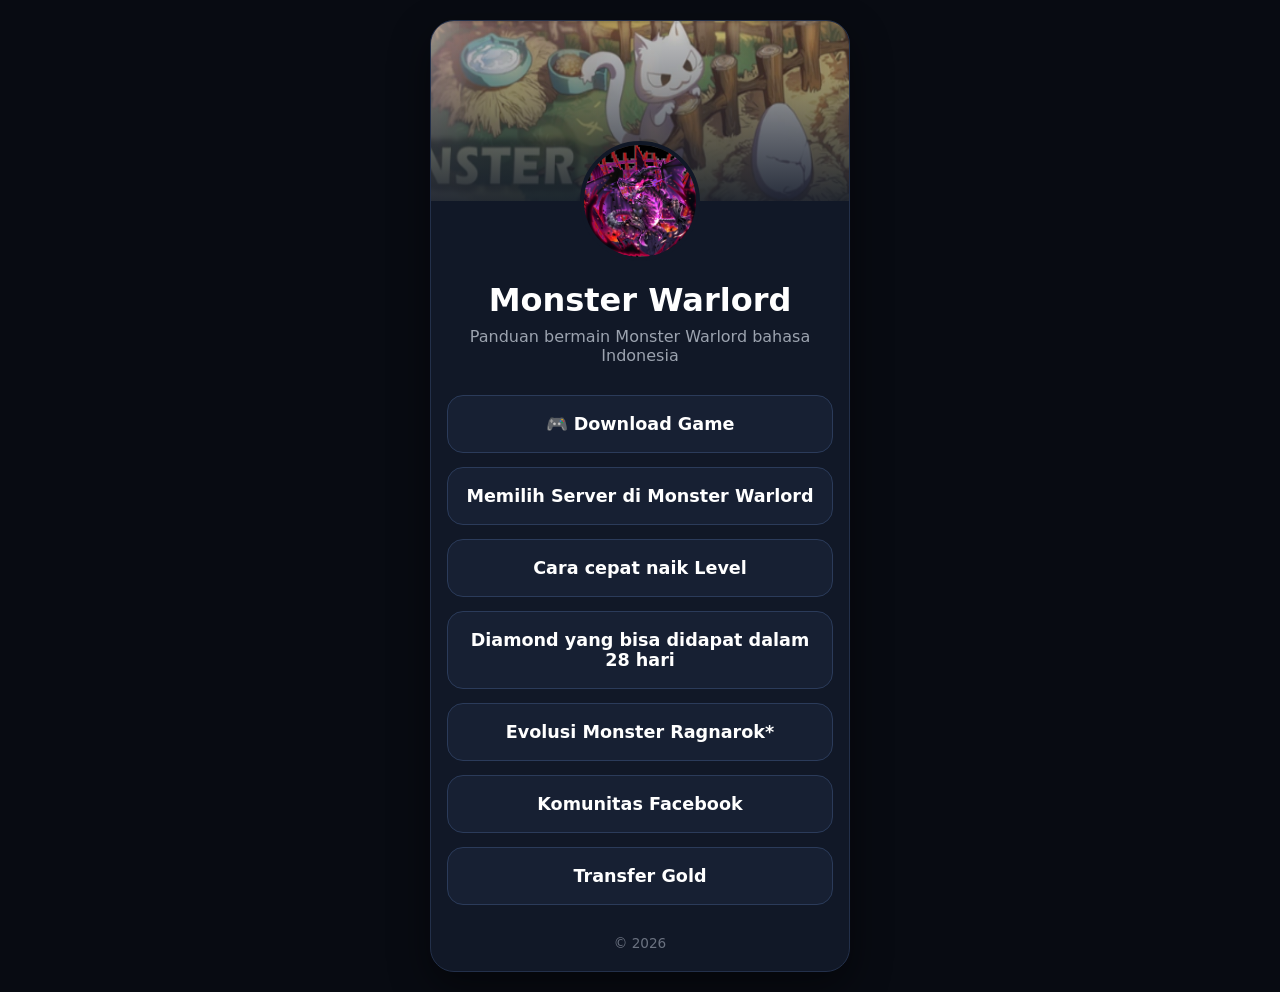
<file: index.html>
<!DOCTYPE html>
<html lang="id">
<head>
<meta charset="UTF-8">
<meta name="viewport" content="width=device-width, initial-scale=1.0">
<meta property="og:url" content="https://monsterwarlord.pages.dev/">
<meta property="og:type" content="website">
<meta property="og:title" content="Panduan Monster Warlord">
<meta property="og:description" content="Website tips dan trik Monster Warlord">
<meta property="og:image" content="https://monsterwarlord.pages.dev/avatar.jpg">
<title>Monster Warlord</title>
<link rel="icon" href="favicon.ico" type="image/x-icon">
<link rel="stylesheet" href="assets/style.css">
</head>
<body>

<div class="card">
	
	<div class="cover"></div>
    <!-- FOTO PROFIL -->
    <img src="avatar.jpg" alt="Profile" class="avatar">

    <h1>Monster Warlord</h1>

	<p class="bio">
	Panduan bermain Monster Warlord bahasa Indonesia
	</p>

    <!-- LINK -->
    <div class="links">

        <a href="#" class="btn" id="downloadBtn">
		🎮 Download Game
		</a>
		<a href="server.html" class="btn">
            Memilih Server di Monster Warlord
        </a>

        <a href="https://youtu.be/NE9SSo2g7jA?si=SFZHHO2qg7blKFR3" class="btn">
            Cara cepat naik Level
        </a>
		<a href="https://telegra.ph/Berapa-banyak-JewelDiamond-yang-bisa-didapat-dalam-28-hari-06-30" class="btn">
            Diamond yang bisa didapat dalam 28 hari
        </a>

        <a href="https://youtu.be/IjwiR6JCk4k?si=fjBCmx64E6PYYWDb" class="btn">
            Evolusi Monster Ragnarok*
        </a>

        <a href="https://www.facebook.com/groups/503185823070674/" class="btn">
            Komunitas Facebook
        </a>

        <a href="https://youtu.be/3JhR_5k-iPg?si=TTp699KkSR10nthU" class="btn">
            Transfer Gold
        </a>

    </div>

    <div class="footer">
        © 2026
    </div>

</div>
<div class="modal" id="downloadModal">

    <div class="modal-content">

    <h2>Download Monster Warlord</h2>

    <p class="modal-text">
        Pilih sumber download
    </p>

    <a href="https://www.mediafire.com/file/rsjenm5x0wes7s3/com.gamevil.monster.global_8.0.0-800_minAPI19(arm64-v8a,armeabi-v7a)(nodpi)_apkmirror.com.apk/file" class="modal-download">
        🌐 Game.apk
    </a>

    <a href="https://play.google.com/store/apps/details?id=com.gamevil.monster.global&pcampaignid=web_share" class="modal-download">
        📱 Play Store
    </a>

    <button class="close-btn" id="closeModal">
        Tutup
    </button>

</div>

</div>
<script src="assets/script.js"></script>
</body>
</html>
</file>
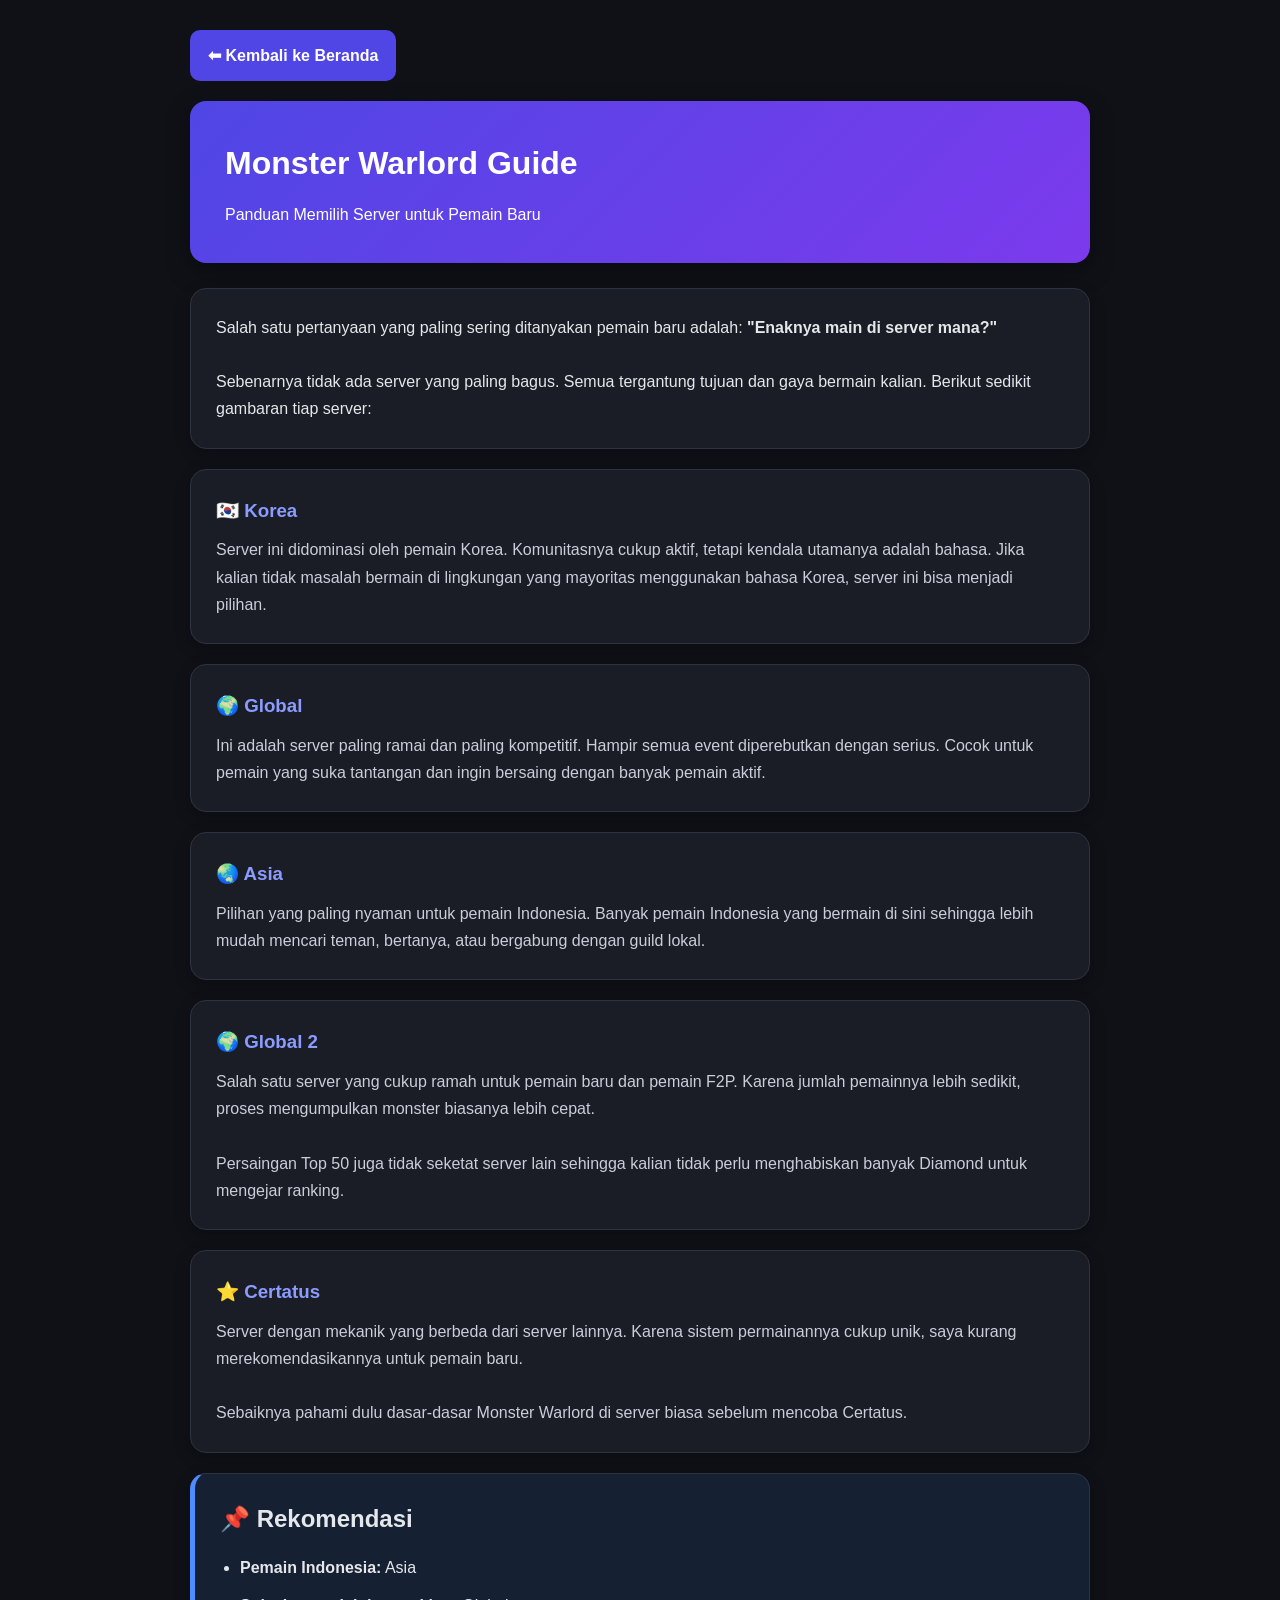
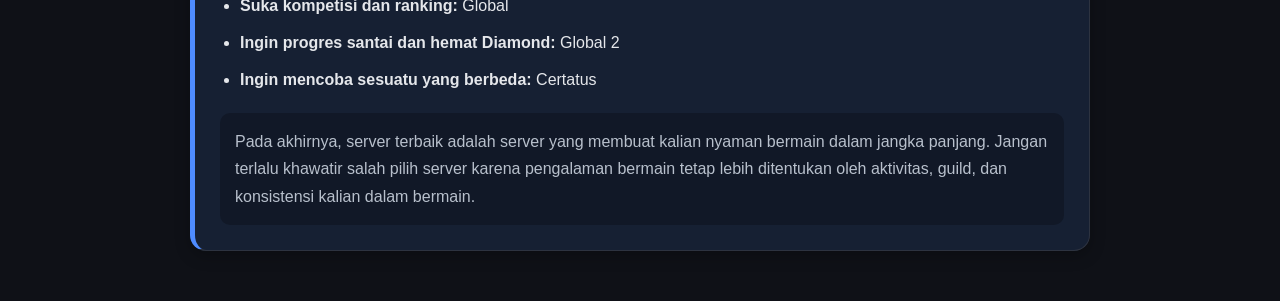
<file: server.html>
<!DOCTYPE html>
<html lang="id">
<head>
<meta charset="UTF-8">
<meta name="viewport" content="width=device-width, initial-scale=1.0">
<title>Monster Warlord Guide - Memilih Server</title>
<style>
*{
    margin:0;
    padding:0;
    box-sizing:border-box;
}

body{
    font-family:'Segoe UI',Tahoma,Geneva,Verdana,sans-serif;
    background:#0f1117;
    color:#e5e7eb;
    line-height:1.7;
    padding:30px 15px;
}

.container{
    max-width:900px;
    margin:auto;
}

.header{
    background:linear-gradient(135deg,#4f46e5,#7c3aed);
    color:white;
    padding:35px;
    border-radius:16px;
    margin-bottom:25px;
    box-shadow:0 8px 25px rgba(0,0,0,.35);
}

.header h1{
    margin-bottom:10px;
}

.card{
    background:#1a1d26;
    border:1px solid #2d3340;
    padding:25px;
    border-radius:16px;
    margin-bottom:20px;
    box-shadow:0 5px 15px rgba(0,0,0,.25);
}

.server h3{
    margin-bottom:10px;
    color:#8b9cff;
}

.server p{
    color:#c9ced8;
}

.recommendation{
    background:#162033;
    border-left:5px solid #4f8cff;
}

.recommendation h2{
    margin-bottom:15px;
}

.recommendation ul{
    padding-left:20px;
}

.recommendation li{
    margin-bottom:10px;
}

.footer-note{
    margin-top:20px;
    padding:15px;
    background:#111827;
    border-radius:10px;
    color:#b8c0cc;
}

.nav-buttons{
    display:flex;
    gap:12px;
    margin-bottom:20px;
}

.nav-btn{
    display:inline-block;
    padding:12px 18px;
    background:#4f46e5;
    color:white;
    text-decoration:none;
    border-radius:10px;
    font-weight:600;
    transition:.2s;
}

.nav-btn:hover{
    background:#6366f1;
    transform:translateY(-2px);
}
</style>
</head>
<body>

<div class="container">
<div class="nav-buttons">
    <a href="index.html" class="nav-btn">⬅ Kembali ke Beranda</a>
</div>

    <div class="header">
        <h1>Monster Warlord Guide</h1>
        <p>Panduan Memilih Server untuk Pemain Baru</p>
    </div>

    <div class="card">
        <p>
            Salah satu pertanyaan yang paling sering ditanyakan pemain baru adalah:
            <strong>"Enaknya main di server mana?"</strong>
        </p>

        <br>

        <p>
            Sebenarnya tidak ada server yang paling bagus. Semua tergantung tujuan
            dan gaya bermain kalian. Berikut sedikit gambaran tiap server:
        </p>
    </div>

    <div class="card server">
        <h3>🇰🇷 Korea</h3>
        <p>
            Server ini didominasi oleh pemain Korea. Komunitasnya cukup aktif,
            tetapi kendala utamanya adalah bahasa. Jika kalian tidak masalah
            bermain di lingkungan yang mayoritas menggunakan bahasa Korea,
            server ini bisa menjadi pilihan.
        </p>
    </div>

    <div class="card server">
        <h3>🌍 Global</h3>
        <p>
            Ini adalah server paling ramai dan paling kompetitif. Hampir semua
            event diperebutkan dengan serius. Cocok untuk pemain yang suka
            tantangan dan ingin bersaing dengan banyak pemain aktif.
        </p>
    </div>

    <div class="card server">
        <h3>🌏 Asia</h3>
        <p>
            Pilihan yang paling nyaman untuk pemain Indonesia. Banyak pemain
            Indonesia yang bermain di sini sehingga lebih mudah mencari teman,
            bertanya, atau bergabung dengan guild lokal.
        </p>
    </div>

    <div class="card server">
        <h3>🌍 Global 2</h3>
        <p>
            Salah satu server yang cukup ramah untuk pemain baru dan pemain F2P.
            Karena jumlah pemainnya lebih sedikit, proses mengumpulkan monster
            biasanya lebih cepat.
        </p>

        <br>

        <p>
            Persaingan Top 50 juga tidak seketat server lain sehingga kalian
            tidak perlu menghabiskan banyak Diamond untuk mengejar ranking.
        </p>
    </div>

    <div class="card server">
        <h3>⭐ Certatus</h3>
        <p>
            Server dengan mekanik yang berbeda dari server lainnya. Karena sistem
            permainannya cukup unik, saya kurang merekomendasikannya untuk pemain
            baru.
        </p>

        <br>

        <p>
            Sebaiknya pahami dulu dasar-dasar Monster Warlord di server biasa
            sebelum mencoba Certatus.
        </p>
    </div>

    <div class="card recommendation">
        <h2>📌 Rekomendasi</h2>

        <ul>
            <li><strong>Pemain Indonesia:</strong> Asia</li>
            <li><strong>Suka kompetisi dan ranking:</strong> Global</li>
            <li><strong>Ingin progres santai dan hemat Diamond:</strong> Global 2</li>
            <li><strong>Ingin mencoba sesuatu yang berbeda:</strong> Certatus</li>
        </ul>

        <div class="footer-note">
            Pada akhirnya, server terbaik adalah server yang membuat kalian
            nyaman bermain dalam jangka panjang. Jangan terlalu khawatir salah
            pilih server karena pengalaman bermain tetap lebih ditentukan oleh
            aktivitas, guild, dan konsistensi kalian dalam bermain.
        </div>
    </div>

</div>

</body>
</html>
</file>
<file: assets/style.css>
*{
    margin:0;
    padding:0;
    box-sizing:border-box;
}

body{
    font-family:system-ui,sans-serif;
    background:#080b12;
    color:#fff;
    min-height:100vh;
    display:flex;
    justify-content:center;
    align-items:center;
    padding:20px;
}

.card{
    width:100%;
    max-width:420px;
    text-align:center;
}

.avatar{
    width:110px;
    height:110px;
    border-radius:50%;
    object-fit:cover;
    border:3px solid #2d3748;
    margin-bottom:15px;
}

h1{
    font-size:2rem;
    margin-bottom:8px;
}

.bio{
    color:#9ca3af;
    font-size:1rem;
    margin-bottom:30px;
}

.links{
    padding:0 16px;
    display:flex;
    flex-direction:column;
    gap:14px;
}

.btn{
    display:flex;
    justify-content:center;
    align-items:center;
    gap:10px;
    text-decoration:none;
    color:#fff;
    background:#172033;
    border:1px solid #2b3b5a;
    border-radius:16px;
    padding:18px;
    font-size:1.1rem;
    font-weight:600;
    transition:.2s;
}

.btn:hover{
    transform:translateY(-2px);
    background:#1d2940;
}

.footer{
    margin:30px 0 20px;
    color:#6b7280;
    font-size:.85rem;
}
.card{
    width:100%;
    max-width:420px;
    background:#111827;
    border-radius:24px;
    overflow:hidden;
    border:1px solid #23304a;
    box-shadow:0 15px 40px rgba(0,0,0,.45);
}

.cover{
    height:180px;
    background:
        linear-gradient(
            rgba(0,0,0,.15),
            rgba(17,24,39,.9)
        ),
        url('../cover.webp') center/cover;
}

.avatar{
    width:120px;
    height:120px;
    border-radius:50%;
    object-fit:cover;
    border:4px solid #111827;
    display:block;
    margin:-60px auto 20px;
}
.modal{
    position:fixed;
    inset:0;
    background:rgba(0,0,0,.75);
    backdrop-filter:blur(5px);

    display:none;
    justify-content:center;
    align-items:center;
    padding:20px;

    z-index:999;
}

.modal.show{
    display:flex;
}

.modal-content{
    width:100%;
    max-width:340px;

    background:#111827;
    border:1px solid #23304a;
    border-radius:20px;

    padding:24px;
    text-align:center;

    animation:popup .2s ease;
}

.modal-text{
    color:#9ca3af;
    margin-bottom:20px;
    font-size:.95rem;
}
.modal-download{
    display:flex;
    align-items:center;
    justify-content:center;

    text-decoration:none;

    background:#172033;
    border:1px solid #2b3b5a;

    color:white;

    border-radius:14px;

    padding:15px;
    margin-bottom:10px;

    font-weight:600;

    transition:.2s;
}

.modal-download:hover{
    background:#1d2940;
}
.modal-content h2{
    font-size:1.5rem;
    margin-bottom:8px;
    line-height:1.3;
}
.close-btn{
    background:none;
    border:none;

    color:#9ca3af;

    margin-top:8px;

    cursor:pointer;
    font-size:.95rem;
}

.close-btn:hover{
    color:white;
}

@keyframes popup{
    from{
        opacity:0;
        transform:scale(.9);
    }
    to{
        opacity:1;
        transform:scale(1);
    }
}
</file>
